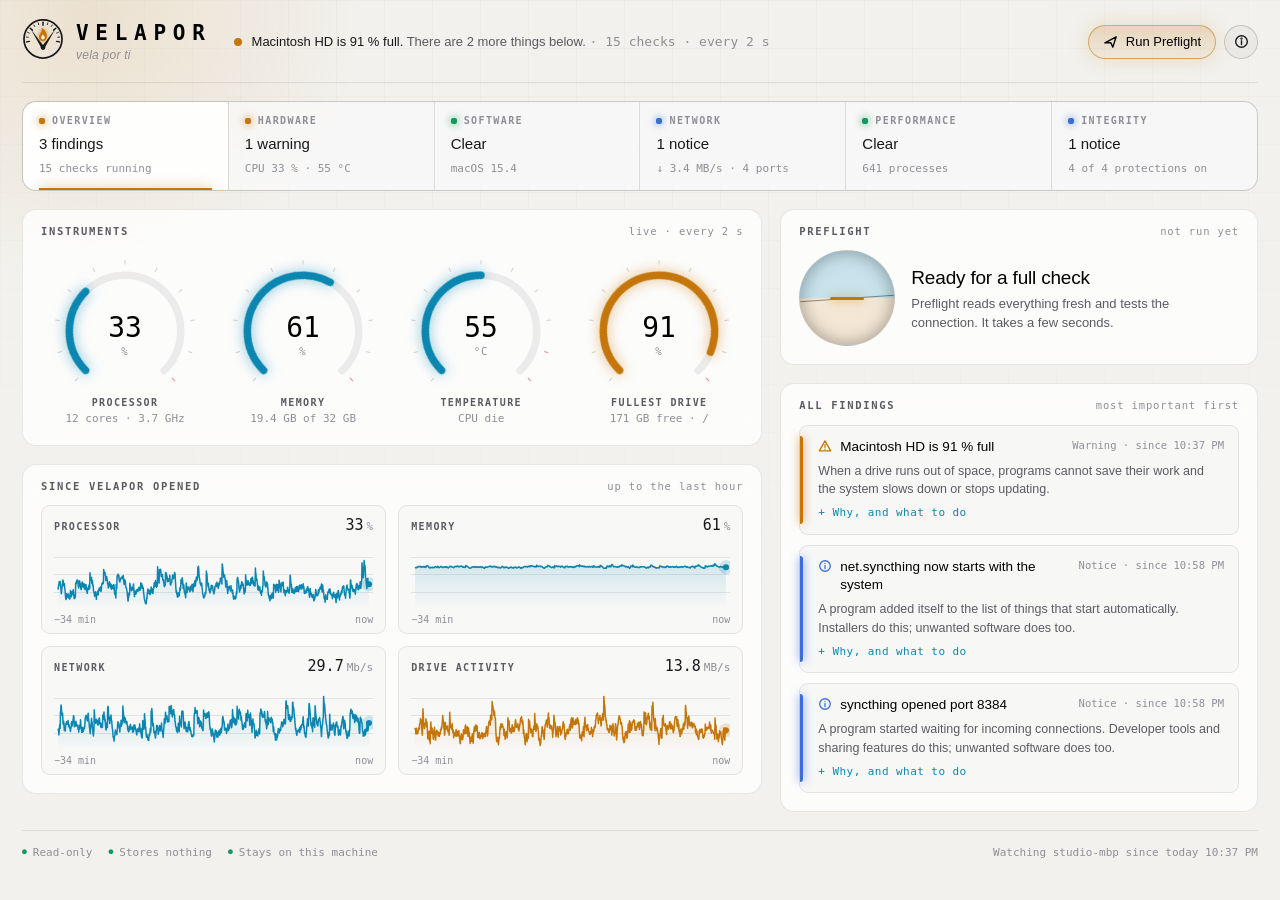
<file: ui/index.html>
<!doctype html>
<html lang="en">
<head>
  <meta charset="utf-8">
  <meta name="viewport" content="width=device-width, initial-scale=1">
  <title>Velapor</title>
  <link rel="icon" href="img/mark.svg">
  <link rel="stylesheet" href="css/tokens.css">
  <link rel="stylesheet" href="css/base.css">
  <link rel="stylesheet" href="css/cockpit.css">
  <link rel="stylesheet" href="css/overlays.css">
  <script type="module" src="js/main.js"></script>
</head>
<body>
  <div class="grid-bg" aria-hidden="true"></div>
  <div class="glow" aria-hidden="true"></div>

  <div class="wrap">
    <!-- Title bar: the mark, the verdict, Preflight and About. Dragging it moves the window. -->
    <header class="titlebar" data-tauri-drag-region>
      <div class="brand" data-tauri-drag-region>
        <span id="mark"></span>
        <div data-tauri-drag-region>
          <div class="wordmark">VELAPOR</div>
          <div class="motto">vela por ti</div>
        </div>
      </div>
      <div class="headline t-faint" id="headline" data-tauri-drag-region>
        <span class="pulse"></span>
        <span><strong class="title">Looking at your machine…</strong> <span class="detail"></span> <span class="dim mono meta"></span></span>
      </div>
      <div class="actions">
        <button class="btn primary" id="btn-preflight" type="button"><span class="ico" data-icon="preflight"></span><span class="label">Run Preflight</span></button>
        <button class="btn icon-btn" id="btn-about" type="button" title="About Velapor"><span class="ico" data-icon="info"></span></button>
      </div>
    </header>

    <!-- Tabs: the overview and the five things Velapor watches -->
    <nav class="domains" id="tabs" role="tablist" aria-label="What Velapor watches"></nav>

    <!-- ============================================================ OVERVIEW -->
    <section class="view" id="view-overview" role="tabpanel">
      <div class="panel-grid">
        <div class="col">
          <section class="card">
            <div class="eyebrow"><span>Instruments</span><span class="aside">live · every 2 s</span></div>
            <div class="gauges" data-gauges></div>
          </section>
          <section class="card">
            <div class="eyebrow"><span>Since Velapor opened</span><span class="aside">up to the last hour</span></div>
            <div class="trends" data-trends></div>
          </section>
        </div>
        <div class="col">
          <section class="card">
            <div class="eyebrow"><span>Preflight</span><span class="aside" data-preflight-when>not run yet</span></div>
            <div class="preflight">
              <div class="horizon" data-horizon aria-hidden="true"></div>
              <div data-preflight-summary></div>
            </div>
          </section>
          <section class="card">
            <div class="eyebrow"><span>All findings</span><span class="aside">most important first</span></div>
            <div class="findings" data-findings></div>
          </section>
        </div>
      </div>
    </section>

    <!-- ============================================================ HARDWARE -->
    <section class="view" id="view-hardware" role="tabpanel" hidden>
      <div class="view-head"><h2>Hardware</h2><p>What the machine is made of, what is attached to it, and how warm, full and worn its parts are.</p></div>
      <section class="card">
        <div class="eyebrow"><span>Instruments</span><span class="aside">live · every 2 s</span></div>
        <div class="gauges" data-gauges></div>
      </section>
      <div class="split">
        <section class="card">
          <div class="eyebrow"><span>This machine</span><span class="aside">what is inside</span></div>
          <dl class="kv selectable" data-machine></dl>
        </section>
        <section class="card">
          <div class="eyebrow"><span>Power</span><span class="aside">adapter and battery</span></div>
          <dl class="kv" data-power></dl>
        </section>
      </div>
      <section class="card">
        <div class="eyebrow"><span>Attached devices</span><span class="aside">USB, Bluetooth, displays and power</span></div>
        <div class="table-wrap"><table>
          <thead><tr><th>Device</th><th>Connected via</th><th>Details</th><th class="r">State</th></tr></thead>
          <tbody data-devices></tbody>
        </table></div>
      </section>
      <div class="split">
        <section class="card">
          <div class="eyebrow"><span>Drives</span><span class="aside">space and activity</span></div>
          <div class="table-wrap"><table>
            <thead><tr><th>Drive</th><th>Used</th><th class="r">Free</th><th class="r">Read</th><th class="r">Write</th></tr></thead>
            <tbody data-drives></tbody>
          </table></div>
        </section>
        <section class="card">
          <div class="eyebrow"><span>Sensors</span><span class="aside">green band is the safe range</span></div>
          <div class="table-wrap"><table>
            <thead><tr><th>Sensor</th><th class="r">Now</th><th>Range</th></tr></thead>
            <tbody data-sensors></tbody>
          </table></div>
        </section>
      </div>
      <section class="card">
        <div class="eyebrow"><span>Findings</span><span class="aside" data-checks-aside></span></div>
        <div class="findings" data-findings></div>
        <div class="checks" data-checks></div>
      </section>
    </section>

    <!-- ============================================================ SOFTWARE -->
    <section class="view" id="view-software" role="tabpanel" hidden>
      <div class="view-head"><h2>Software</h2><p>The operating system and everything that starts with it.</p></div>
      <div class="split">
        <section class="card">
          <div class="eyebrow"><span>Operating system</span><span class="aside">as it reports itself</span></div>
          <dl class="kv selectable" data-system></dl>
        </section>
        <section class="card">
          <div class="eyebrow"><span>Findings</span><span class="aside" data-checks-aside></span></div>
          <div class="findings" data-findings></div>
          <div class="checks" data-checks></div>
        </section>
      </div>
      <section class="card">
        <div class="eyebrow"><span>Startup items</span><span class="aside" data-startup-aside></span></div>
        <div class="table-wrap"><table>
          <thead><tr><th>Item</th><th>Kind</th><th>Where</th><th class="r">State</th></tr></thead>
          <tbody data-startup></tbody>
        </table></div>
      </section>
    </section>

    <!-- ============================================================ NETWORK -->
    <section class="view" id="view-network" role="tabpanel" hidden>
      <div class="view-head"><h2>Network</h2><p>How fast, who is listening, and who is talking. Velapor never looks inside your traffic.</p></div>
      <section class="card" data-speed-test>
        <div class="eyebrow"><span>Speed test</span><span class="aside">only runs when you press it</span></div>
        <div class="speed">
          <div class="speed-dial">
            <svg viewBox="0 0 200 130" aria-hidden="true">
              <path class="sd-bg" d="M20 115 A80 80 0 0 1 180 115"/>
              <path class="sd-ring" d="M20 115 A80 80 0 0 1 180 115"/>
              <text class="sd-val" x="100" y="100" text-anchor="middle">—</text>
              <text class="sd-unit" x="100" y="120" text-anchor="middle">press to measure</text>
            </svg>
            <button class="btn primary" data-run-speed type="button"><span class="ico" data-icon="speed"></span><span class="label">Run speed test</span></button>
          </div>
          <div class="speed-facts">
            <div class="sf"><span class="sf-k">Download</span><span class="sf-v" data-fact="down">—<small>Mb/s</small></span></div>
            <div class="sf"><span class="sf-k">Upload</span><span class="sf-v" data-fact="up">—<small>Mb/s</small></span></div>
            <div class="sf"><span class="sf-k">Ping</span><span class="sf-v" data-fact="ping">—<small>ms</small></span></div>
            <div class="sf"><span class="sf-k">Jitter</span><span class="sf-v" data-fact="jitter">—<small>ms</small></span></div>
            <p class="speed-note" data-speed-note>Measured against Cloudflare's speed test. Only test data travels; nothing about your machine.</p>
          </div>
        </div>
        <div class="table-wrap" data-speed-history hidden><table>
          <thead><tr><th>When</th><th class="r">Down</th><th class="r">Up</th><th class="r">Ping</th><th class="r">Jitter</th></tr></thead>
          <tbody></tbody>
        </table></div>
      </section>
      <section class="card">
        <div class="eyebrow"><span>Traffic</span><span class="aside">all interfaces</span></div>
        <div class="trends" data-trends></div>
      </section>
      <div class="split">
        <section class="card">
          <div class="eyebrow"><span>Listening ports</span><span class="aside">and who owns them</span></div>
          <div class="table-wrap"><table>
            <thead><tr><th>Port</th><th>Proto</th><th>Process</th><th>Bound to</th><th class="r">Reach</th></tr></thead>
            <tbody data-ports></tbody>
          </table></div>
        </section>
        <section class="card">
          <div class="eyebrow"><span>Interfaces</span><span class="aside">with an address</span></div>
          <div class="table-wrap"><table>
            <thead><tr><th>Name</th><th>Address</th><th class="r">In</th><th class="r">Out</th></tr></thead>
            <tbody data-interfaces></tbody>
          </table></div>
        </section>
      </div>
      <div class="split">
        <section class="card">
          <div class="eyebrow"><span>Busiest connections</span><span class="aside" data-connections-aside></span></div>
          <div class="table-wrap"><table>
            <thead><tr><th>Process</th><th class="r">Open</th><th>Talking to</th></tr></thead>
            <tbody data-connections></tbody>
          </table></div>
        </section>
        <section class="card">
          <div class="eyebrow"><span>Findings</span><span class="aside" data-checks-aside></span></div>
          <div class="findings" data-findings></div>
          <div class="checks" data-checks></div>
        </section>
      </div>
    </section>

    <!-- ============================================================ PERFORMANCE -->
    <section class="view" id="view-performance" role="tabpanel" hidden>
      <div class="view-head"><h2>Performance</h2><p>What keeps the machine busy right now, and whether it has been busy for a while.</p></div>
      <section class="card">
        <div class="eyebrow"><span>Since Velapor opened</span><span class="aside" data-load-aside></span></div>
        <div class="trends" data-trends></div>
      </section>
      <div class="split">
        <section class="card">
          <div class="eyebrow"><span>Busiest processes</span><span class="aside">by processor</span></div>
          <div class="table-wrap"><table>
            <thead><tr><th>Process</th><th>CPU</th><th class="r">Memory</th><th class="r">Disk</th><th class="r">Running</th></tr></thead>
            <tbody data-by-cpu></tbody>
          </table></div>
        </section>
        <section class="card">
          <div class="eyebrow"><span>Largest processes</span><span class="aside">by memory</span></div>
          <div class="table-wrap"><table>
            <thead><tr><th>Process</th><th>Memory</th><th class="r">CPU</th><th class="r">Running</th></tr></thead>
            <tbody data-by-memory></tbody>
          </table></div>
        </section>
      </div>
      <section class="card">
        <div class="eyebrow"><span>Findings</span><span class="aside" data-checks-aside></span></div>
        <div class="findings" data-findings></div>
        <div class="checks" data-checks></div>
      </section>
    </section>

    <!-- ============================================================ INTEGRITY -->
    <section class="view" id="view-integrity" role="tabpanel" hidden>
      <div class="view-head"><h2>Integrity</h2><p>Security settings, and the parts of the system that should stay still. "Changed" means changed since Velapor opened.</p></div>
      <section class="card">
        <div class="eyebrow"><span>Security settings</span><span class="aside">read every five minutes</span></div>
        <div class="posture" data-posture></div>
      </section>
      <div class="split">
        <section class="card">
          <div class="eyebrow"><span>Watched since opening</span><span class="aside" data-baseline-aside></span></div>
          <div class="table-wrap"><table>
            <thead><tr><th>What</th><th>Now</th><th class="r">State</th></tr></thead>
            <tbody data-baselines></tbody>
          </table></div>
        </section>
        <section class="card">
          <div class="eyebrow"><span>Findings</span><span class="aside" data-checks-aside></span></div>
          <div class="findings" data-findings></div>
          <div class="checks" data-checks></div>
        </section>
      </div>
    </section>

    <footer class="footer">
      <div class="principles"><span>Read-only</span><span>Stores nothing</span><span>Stays on this machine</span></div>
      <div data-watching></div>
    </footer>
  </div>

  <!-- Overlays -->
  <div class="scrim" id="scrim"></div>
  <aside class="sheet" id="preflight-sheet" aria-hidden="true"></aside>
  <aside class="sheet" id="about-sheet" aria-hidden="true"></aside>
  <div class="toast" id="toast" role="status"></div>
</body>
</html>
</file>
<file: ui/css/tokens.css>
/* Colours, type and spacing. Dark by default; light when the system is light.
   Velapor's light is the candle (warm amber, the brand); data is drawn in cold
   "instrument glass" blue. Severity colours always travel with an icon and a word. */

:root {
  --bg: #121315;
  --panel: rgb(24 25 29 / 0.86);
  --panel-hi: rgb(31 32 37 / 0.94);
  --sheet: #18191d;
  --ink: 255 255 255;
  --line: rgb(255 255 255 / 0.07);
  --line-strong: rgb(255 255 255 / 0.14);
  --text: #eceae6;
  --text-strong: #ffffff;
  --text-dim: #9b9aa1;
  --text-faint: #6d6c74;

  --flame: #ffb24a;    --flame-rgb: 255 178 74;
  --glass: #7fd8ff;    --glass-rgb: 127 216 255;

  --clear: #43d998;    --clear-rgb: 67 217 152;
  --notice: #7fa8ff;   --notice-rgb: 127 168 255;
  --warning: #ffb24a;  --warning-rgb: 255 178 74;
  --critical: #ff5f6d; --critical-rgb: 255 95 109;

  --sans: -apple-system, BlinkMacSystemFont, "SF Pro Display", "Segoe UI Variable", "Segoe UI", Ubuntu, Cantarell, sans-serif;
  --mono: ui-monospace, "SF Mono", "JetBrains Mono", "Cascadia Mono", Menlo, Consolas, monospace;
  --radius: 14px;
  --radius-sm: 9px;
  --ease: cubic-bezier(0.22, 1, 0.36, 1);
  color-scheme: dark;
}

:root[data-theme="light"] {
  --bg: #f2f1ed;
  --panel: rgb(255 255 255 / 0.78);
  --panel-hi: rgb(255 255 255 / 0.96);
  --sheet: #fbfaf7;
  --ink: 20 20 24;
  --line: rgb(20 20 24 / 0.09);
  --line-strong: rgb(20 20 24 / 0.17);
  --text: #18181b;
  --text-strong: #000000;
  --text-dim: #5b5a61;
  --text-faint: #8f8e96;
  --flame: #c4760a;    --flame-rgb: 196 118 10;
  --glass: #0a86b0;    --glass-rgb: 10 134 176;
  --clear: #12995f;    --clear-rgb: 18 153 95;
  --notice: #3a6fd8;   --notice-rgb: 58 111 216;
  --warning: #c4760a;  --warning-rgb: 196 118 10;
  --critical: #d6334a; --critical-rgb: 214 51 74;
  color-scheme: light;
}

/* Severity tones: put one of these on an element and use var(--tone) inside it */
.t-clear    { --tone: var(--clear);    --tone-rgb: var(--clear-rgb); }
.t-notice   { --tone: var(--notice);   --tone-rgb: var(--notice-rgb); }
.t-warning  { --tone: var(--warning);  --tone-rgb: var(--warning-rgb); }
.t-critical { --tone: var(--critical); --tone-rgb: var(--critical-rgb); }
.t-glass    { --tone: var(--glass);    --tone-rgb: var(--glass-rgb); }
.t-faint    { --tone: var(--text-faint); --tone-rgb: var(--ink); }
</file>
<file: ui/css/base.css>
/* The page itself: backdrop, title bar, buttons and the small type styles used everywhere. */

*, *::before, *::after { box-sizing: border-box; }
html, body { margin: 0; min-height: 100%; }
body {
  background: var(--bg);
  color: var(--text);
  font: 13px/1.45 var(--sans);
  -webkit-font-smoothing: antialiased;
  overflow-x: hidden;
  cursor: default;
  user-select: none;
  -webkit-user-select: none;
}
button { font: inherit; color: inherit; cursor: pointer; }
button:disabled { cursor: default; opacity: 0.6; }
button:focus-visible, summary:focus-visible { outline: 2px solid rgb(var(--glass-rgb) / 0.7); outline-offset: 2px; }
[hidden] { display: none !important; }
.mono { font-family: var(--mono); }
.num { font-variant-numeric: tabular-nums; }
.dim { color: var(--text-faint); }
.selectable { user-select: text; -webkit-user-select: text; cursor: text; }

/* Backdrop: a faint instrument grid and the candle's glow in the corner */
.grid-bg {
  position: fixed; inset: 0; z-index: 0; pointer-events: none;
  background-image:
    linear-gradient(rgb(var(--ink) / 0.022) 1px, transparent 1px),
    linear-gradient(90deg, rgb(var(--ink) / 0.022) 1px, transparent 1px);
  background-size: 48px 48px;
  mask-image: radial-gradient(ellipse 90% 70% at 50% 0%, #000 30%, transparent 100%);
}
.glow {
  position: fixed; z-index: 0; pointer-events: none;
  width: 620px; height: 620px; left: -220px; top: -300px;
  background: radial-gradient(circle, rgb(var(--flame-rgb) / 0.13), transparent 62%);
  animation: breathe 7s ease-in-out infinite;
}
@keyframes breathe { 50% { opacity: 0.65; transform: scale(0.96); } }

.wrap {
  position: relative; z-index: 1;
  max-width: 1320px; margin: 0 auto;
  padding: 0 22px 34px;
  display: grid; gap: 18px;
}

/* Title bar: mark, verdict, actions. The whole bar moves the window. */
.titlebar {
  display: flex; flex-wrap: wrap; align-items: center; gap: 14px 22px;
  padding: 18px 0 16px;
  border-bottom: 1px solid var(--line);
}
.mac .titlebar { padding-left: 72px; }
.brand { display: flex; align-items: center; gap: 12px; }
.mark { width: 42px; height: 42px; flex: none; color: var(--text); overflow: visible; }
.mark .flame { transform-origin: 32px 34px; animation: flicker 3.2s ease-in-out infinite; filter: drop-shadow(0 0 3px rgb(var(--flame-rgb) / 0.7)); }
@keyframes flicker { 30% { transform: scaleY(1.06) rotate(-2deg); } 60% { transform: scaleY(0.95) rotate(1.5deg); } }
.wordmark { font: 600 21px/1 var(--mono); letter-spacing: 0.32em; color: var(--text-strong); }
.motto { font: italic 12px/1 var(--sans); color: var(--text-faint); margin-top: 5px; letter-spacing: 0.02em; }

.headline { flex: 1; min-width: 240px; display: flex; align-items: center; gap: 10px; color: var(--text-dim); }
.headline strong { color: var(--text); font-weight: 500; }
.pulse { width: 8px; height: 8px; border-radius: 50%; flex: none; background: var(--tone); animation: pulse 2.4s var(--ease) infinite; }
@keyframes pulse {
  0% { box-shadow: 0 0 0 0 color-mix(in srgb, var(--tone) 60%, transparent); }
  70%, 100% { box-shadow: 0 0 0 10px transparent; }
}

.actions { display: flex; align-items: center; gap: 8px; }
.btn {
  display: inline-flex; align-items: center; gap: 8px; height: 34px; padding: 0 14px;
  border-radius: 999px; border: 1px solid var(--line-strong); background: rgb(var(--ink) / 0.03);
  transition: background 0.2s, border-color 0.2s;
  white-space: nowrap;
}
.btn:hover:not(:disabled) { background: rgb(var(--ink) / 0.07); }
.btn.primary {
  border-color: rgb(var(--flame-rgb) / 0.55);
  background: linear-gradient(180deg, rgb(var(--flame-rgb) / 0.22), rgb(var(--flame-rgb) / 0.08));
  color: var(--text-strong);
  box-shadow: 0 0 22px rgb(var(--flame-rgb) / 0.18);
}
.btn.primary:hover:not(:disabled) { background: rgb(var(--flame-rgb) / 0.28); }
.btn svg { width: 15px; height: 15px; }
.icon-btn { width: 34px; padding: 0; justify-content: center; }

.eyebrow {
  font: 600 10.5px/1 var(--mono); letter-spacing: 0.16em; text-transform: uppercase;
  color: var(--text-dim); display: flex; align-items: center; justify-content: space-between; gap: 10px;
}
.eyebrow .aside { color: var(--text-faint); letter-spacing: 0.08em; font-weight: 500; text-transform: none; }

/* Footer: the principles, visible */
.footer { display: flex; flex-wrap: wrap; gap: 8px 18px; align-items: center; justify-content: space-between; color: var(--text-faint); font: 11px/1.4 var(--mono); border-top: 1px solid var(--line); padding-top: 14px; }
.footer .principles { display: flex; flex-wrap: wrap; gap: 6px 16px; }
.footer .principles span::before { content: "●"; color: var(--clear); margin-right: 6px; font-size: 8px; vertical-align: 2px; }

@media (prefers-reduced-motion: reduce) {
  *, *::before, *::after { animation-duration: 0.001ms !important; transition-duration: 0.001ms !important; }
}
</file>
<file: ui/css/cockpit.css>
/* The instrument panel: tab strip, cards, gauges, trends, tables, findings and the speed dial. */

/* ---------------------------------------------------------------- tab strip */
.domains {
  display: grid; grid-template-columns: repeat(6, minmax(0, 1fr)); gap: 1px;
  border: 1px solid var(--line); border-radius: var(--radius); overflow: hidden; background: var(--line);
}
.domain {
  position: relative; display: grid; gap: 7px; padding: 14px 16px;
  border: 0; background: var(--panel); text-align: left; transition: background 0.25s var(--ease);
}
.domain:hover, .domain.on { background: var(--panel-hi); }
.domain.on::after {
  content: ""; position: absolute; left: 16px; right: 16px; bottom: 0; height: 2px;
  background: var(--tone); box-shadow: 0 0 12px var(--tone);
}
.domain .label { font: 600 10px/1 var(--mono); letter-spacing: 0.14em; text-transform: uppercase; color: var(--text-faint); display: flex; align-items: center; gap: 7px; }
.domain .label i { width: 6px; height: 6px; border-radius: 2px; background: var(--tone); box-shadow: 0 0 8px var(--tone); }
.domain .state { font-size: 15px; color: var(--text); font-weight: 500; }
.domain .meta { font: 11px/1.3 var(--mono); color: var(--text-faint); white-space: nowrap; overflow: hidden; text-overflow: ellipsis; }

/* ---------------------------------------------------------------- layout */
.view { display: grid; gap: 18px; animation: view-in 0.35s var(--ease); }
@keyframes view-in { from { opacity: 0.4; transform: translateY(4px); } }
.view-head { display: flex; flex-wrap: wrap; align-items: baseline; justify-content: space-between; gap: 6px 16px; padding: 2px 2px 0; }
.view-head h2 { margin: 0; font-size: 20px; font-weight: 500; color: var(--text-strong); letter-spacing: -0.01em; }
.view-head p { margin: 0; color: var(--text-dim); max-width: 64ch; }
.panel-grid { display: grid; grid-template-columns: minmax(0, 1.55fr) minmax(0, 1fr); gap: 18px; align-items: start; }
.split { display: grid; grid-template-columns: repeat(2, minmax(0, 1fr)); gap: 18px; align-items: start; }
.col { display: grid; gap: 18px; min-width: 0; }
.card {
  background: var(--panel); border: 1px solid var(--line); border-radius: var(--radius);
  padding: 16px 18px 18px; display: grid; gap: 14px; min-width: 0;
  backdrop-filter: blur(14px); -webkit-backdrop-filter: blur(14px);
}
.empty-note { color: var(--text-faint); font-size: 12.5px; padding: 4px 0; margin: 0; }

/* ---------------------------------------------------------------- gauges */
.gauges { display: grid; grid-template-columns: repeat(4, minmax(0, 1fr)); gap: 10px; }
.gauge { display: grid; justify-items: center; gap: 4px; padding: 6px 0 2px; text-align: center; }
.gauge svg { width: 100%; max-width: 150px; height: auto; overflow: visible; }
.gauge .ring-bg { fill: none; stroke: rgb(var(--ink) / 0.07); stroke-width: 7; stroke-linecap: round; }
.gauge .ring { fill: none; stroke: var(--tone); stroke-width: 7; stroke-linecap: round; transition: stroke-dashoffset 1.1s var(--ease), stroke 0.4s; filter: drop-shadow(0 0 6px color-mix(in srgb, var(--tone) 55%, transparent)); }
.gauge .tick { stroke: rgb(var(--ink) / 0.18); stroke-width: 1; }
.gauge .tick.red { stroke: rgb(var(--critical-rgb) / 0.55); }
.gauge .val { font: 300 26px var(--mono); fill: var(--text-strong); font-variant-numeric: tabular-nums; }
.gauge .unit { font: 500 10px var(--mono); fill: var(--text-faint); letter-spacing: 0.08em; }
.gauge .name { font: 600 10px/1 var(--mono); letter-spacing: 0.14em; text-transform: uppercase; color: var(--text-dim); }
.gauge .sub { font: 11px/1.2 var(--mono); color: var(--text-faint); }

/* ---------------------------------------------------------------- trends */
.trends { display: grid; grid-template-columns: repeat(2, minmax(0, 1fr)); gap: 12px; }
.trend { border: 1px solid var(--line); border-radius: var(--radius-sm); padding: 12px 12px 8px; display: grid; gap: 6px; background: rgb(var(--ink) / 0.015); min-width: 0; }
.trend header { display: flex; justify-content: space-between; align-items: baseline; gap: 8px; }
.trend .t-name { font: 600 10px/1 var(--mono); letter-spacing: 0.14em; text-transform: uppercase; color: var(--text-dim); }
.trend .t-now { font: 400 15px/1 var(--mono); color: var(--text); font-variant-numeric: tabular-nums; }
.trend .t-now small { color: var(--text-faint); font-size: 11px; margin-left: 3px; }
.trend canvas { width: 100%; height: 70px; display: block; }
.trend .t-foot { display: flex; justify-content: space-between; font: 10px/1 var(--mono); color: var(--text-faint); }

/* ---------------------------------------------------------------- tables */
.table-wrap { overflow-x: auto; }
table { width: 100%; border-collapse: collapse; font-size: 12.5px; }
th { font: 600 9.5px/1 var(--mono); letter-spacing: 0.14em; text-transform: uppercase; color: var(--text-faint); text-align: left; padding: 0 10px 9px 0; white-space: nowrap; }
td { padding: 8px 10px 8px 0; border-top: 1px solid var(--line); white-space: nowrap; }
td.breaks { white-space: normal; overflow-wrap: anywhere; min-width: 140px; }
td.r, th.r { text-align: right; }
td .bar { display: inline-block; width: 64px; height: 4px; border-radius: 2px; background: rgb(var(--ink) / 0.07); vertical-align: middle; margin-right: 8px; overflow: hidden; }
td .bar i { display: block; height: 100%; background: var(--tone, var(--glass)); border-radius: 2px; }
.proc { color: var(--text); }
.tag { font: 600 9.5px/1 var(--mono); letter-spacing: 0.06em; padding: 3px 6px; border-radius: 5px; border: 1px solid var(--line-strong); color: var(--text-dim); }
.tag.glass { color: var(--glass); border-color: rgb(var(--glass-rgb) / 0.35); }
.tag.new { color: var(--warning); border-color: rgb(var(--warning-rgb) / 0.4); }

/* Key and value lists */
.kv { display: grid; grid-template-columns: auto minmax(0, 1fr); gap: 0 16px; margin: 0; }
.kv dt, .kv dd { padding: 8px 0; border-top: 1px solid var(--line); margin: 0; }
.kv dt:first-of-type, .kv dd:first-of-type { border-top: 0; padding-top: 0; }
.kv dt { font: 600 9.5px/1.9 var(--mono); letter-spacing: 0.12em; text-transform: uppercase; color: var(--text-faint); white-space: nowrap; }
.kv dd { color: var(--text); text-align: right; font-variant-numeric: tabular-nums; overflow-wrap: anywhere; }

/* A reading inside its range: the band is safe, the dot is now */
.range { position: relative; display: inline-block; width: 90px; height: 6px; border-radius: 3px; background: rgb(var(--ink) / 0.06); vertical-align: middle; }
.range .band { position: absolute; top: 0; bottom: 0; left: 0; border-radius: 3px; background: rgb(var(--clear-rgb) / 0.22); }
.range .now { position: absolute; top: -2px; width: 10px; height: 10px; margin-left: -5px; border-radius: 50%; background: var(--tone, var(--glass)); box-shadow: 0 0 8px var(--tone, var(--glass)); }

/* Status words with their dot */
.status { display: inline-flex; align-items: center; gap: 6px; font: 500 11.5px/1 var(--mono); color: var(--tone); }
.status::before { content: ""; width: 7px; height: 7px; border-radius: 50%; background: var(--tone); box-shadow: 0 0 6px var(--tone); }

/* Security posture */
.posture { display: grid; grid-template-columns: repeat(auto-fill, minmax(170px, 1fr)); gap: 8px; }
.posture div { display: grid; gap: 5px; padding: 10px 12px; border: 1px solid var(--line); border-radius: var(--radius-sm); background: rgb(var(--ink) / 0.02); }
.posture b { font-weight: 500; color: var(--text); }
.posture small { color: var(--text-faint); font-size: 11.5px; }

/* The list of checks on each tab */
.checks { display: grid; grid-template-columns: repeat(auto-fill, minmax(210px, 1fr)); gap: 6px 14px; }
.checks .status { color: var(--text-dim); }
.checks .status::before { background: var(--tone); }

/* ---------------------------------------------------------------- findings */
.findings { display: grid; gap: 10px; }
.finding {
  position: relative; border: 1px solid var(--line); border-radius: var(--radius-sm);
  background: rgb(var(--ink) / 0.02); padding: 12px 14px 12px 18px; display: grid; gap: 6px;
}
.finding::before { content: ""; position: absolute; left: 0; top: 10px; bottom: 10px; width: 3px; border-radius: 0 3px 3px 0; background: var(--tone); box-shadow: 0 0 10px var(--tone); }
.finding .f-head { display: flex; align-items: flex-start; justify-content: space-between; gap: 10px; }
.finding h3 { margin: 0; font-size: 13.5px; font-weight: 500; color: var(--text-strong); line-height: 1.35; display: flex; gap: 8px; align-items: flex-start; }
.finding h3 .sev { color: var(--tone); flex: none; margin-top: 1px; }
.finding h3 .sev svg { width: 14px; height: 14px; display: block; }
.finding .when { font: 10.5px/1.4 var(--mono); color: var(--text-faint); white-space: nowrap; }
.finding p { margin: 0; color: var(--text-dim); font-size: 12.5px; }
.finding details { font-size: 12.5px; }
.finding summary { cursor: pointer; color: var(--glass); font: 500 11px/1.6 var(--mono); letter-spacing: 0.04em; list-style: none; width: max-content; }
.finding summary::-webkit-details-marker { display: none; }
.finding summary::before { content: "+ "; }
.finding details[open] summary::before { content: "− "; }
.finding dl { display: grid; grid-template-columns: auto minmax(0, 1fr); gap: 6px 12px; margin: 8px 0 0; }
.finding dt { font: 600 9.5px/1.7 var(--mono); letter-spacing: 0.12em; text-transform: uppercase; color: var(--text-faint); }
.finding dd { margin: 0; color: var(--text); }
.evidence { display: grid; grid-template-columns: auto minmax(0, 1fr); gap: 2px 12px; font: 11.5px/1.5 var(--mono); color: var(--text-dim); background: rgb(var(--ink) / 0.035); border-radius: 6px; padding: 6px 8px; }
.evidence span:nth-child(odd) { color: var(--text-faint); }
.evidence span:nth-child(even) { overflow-wrap: anywhere; }

/* ---------------------------------------------------------------- preflight card */
.preflight { display: grid; grid-template-columns: auto minmax(0, 1fr); gap: 16px; align-items: center; }
.horizon {
  width: 96px; height: 96px; border-radius: 50%; position: relative; overflow: hidden;
  border: 1px solid var(--line-strong);
  background: linear-gradient(180deg, rgb(var(--glass-rgb) / 0.22) 0 50%, rgb(var(--flame-rgb) / 0.16) 50% 100%);
  box-shadow: inset 0 0 18px rgb(0 0 0 / 0.35);
}
.horizon::before { content: ""; position: absolute; left: 0; right: 0; top: 50%; height: 1px; background: rgb(var(--ink) / 0.45); transform: rotate(var(--bank, -4deg)); transition: transform 0.6s var(--ease); }
.horizon::after { content: ""; position: absolute; left: 30px; right: 30px; top: calc(50% - 1px); height: 3px; border-radius: 2px; background: var(--flame); box-shadow: 0 0 10px rgb(var(--flame-rgb) / 0.6); }
.horizon.busy::before { animation: bank 0.9s ease-in-out infinite alternate; }
@keyframes bank { from { transform: rotate(-14deg); } to { transform: rotate(12deg); } }
.verdict { font-size: 19px; font-weight: 500; color: var(--text-strong); letter-spacing: -0.01em; }
.verdict-sub { color: var(--text-dim); margin-top: 3px; }
.counts { display: flex; flex-wrap: wrap; gap: 6px; margin-top: 10px; }
.chip { display: inline-flex; align-items: center; gap: 6px; font: 500 11px/1 var(--mono); padding: 5px 8px; border-radius: 999px; border: 1px solid rgb(var(--tone-rgb) / 0.35); color: var(--tone); background: rgb(var(--tone-rgb) / 0.08); }
.chip svg { width: 11px; height: 11px; }

/* ---------------------------------------------------------------- speed test */
.speed { display: grid; grid-template-columns: minmax(0, 260px) minmax(0, 1fr); gap: 20px; align-items: center; }
.speed-dial { display: grid; justify-items: center; gap: 10px; }
.speed-dial > svg { width: 100%; max-width: 240px; height: auto; overflow: visible; }
.sd-bg { fill: none; stroke: rgb(var(--ink) / 0.07); stroke-width: 10; stroke-linecap: round; }
.sd-ring { fill: none; stroke: var(--flame); stroke-width: 10; stroke-linecap: round; stroke-dasharray: 251.3; stroke-dashoffset: 251.3; filter: drop-shadow(0 0 8px rgb(var(--flame-rgb) / 0.5)); transition: stroke-dashoffset 0.25s linear; }
.sd-val { font: 300 34px var(--mono); fill: var(--text-strong); font-variant-numeric: tabular-nums; }
.sd-unit { font: 500 10.5px var(--mono); fill: var(--text-faint); letter-spacing: 0.08em; }
.speed-facts { display: grid; grid-template-columns: repeat(4, minmax(0, 1fr)); gap: 10px; }
.sf { display: grid; gap: 6px; padding: 12px; border: 1px solid var(--line); border-radius: var(--radius-sm); background: rgb(var(--ink) / 0.02); }
.sf-k { font: 600 9.5px/1 var(--mono); letter-spacing: 0.14em; text-transform: uppercase; color: var(--text-faint); }
.sf-v { font: 300 22px/1 var(--mono); color: var(--text); font-variant-numeric: tabular-nums; }
.sf-v small { font-size: 11px; color: var(--text-faint); margin-left: 4px; }
.speed-note { grid-column: 1 / -1; margin: 0; color: var(--text-dim); font-size: 12.5px; }

/* ---------------------------------------------------------------- narrow windows */
@media (max-width: 1080px) {
  .panel-grid { grid-template-columns: minmax(0, 1fr); }
  .domains { grid-template-columns: repeat(3, minmax(0, 1fr)); }
}
@media (max-width: 860px) {
  .split, .speed { grid-template-columns: minmax(0, 1fr); }
  .speed-facts { grid-template-columns: repeat(2, minmax(0, 1fr)); }
  .gauges { grid-template-columns: repeat(2, minmax(0, 1fr)); }
  .trends { grid-template-columns: minmax(0, 1fr); }
}
</file>
<file: ui/css/overlays.css>
/* Things that slide over the panel: sheets (Preflight, About), the scrim and toasts. */

.scrim { position: fixed; inset: 0; z-index: 20; background: rgb(0 0 0 / 0.38); opacity: 0; pointer-events: none; transition: opacity 0.3s var(--ease); }
.scrim.on { opacity: 1; pointer-events: auto; }

.sheet {
  position: fixed; z-index: 30; top: 0; right: 0; bottom: 0; width: min(520px, 100vw);
  background: var(--sheet); border-left: 1px solid var(--line-strong);
  box-shadow: -30px 0 60px rgb(0 0 0 / 0.35);
  transform: translateX(calc(100% + 120px)); transition: transform 0.42s var(--ease);
  display: grid; grid-template-rows: auto minmax(0, 1fr);
}
.sheet.open { transform: none; }
.sheet > header { display: flex; align-items: center; justify-content: space-between; gap: 12px; padding: 22px 22px 14px; border-bottom: 1px solid var(--line); }
.sheet .scroll { overflow-y: auto; padding: 18px 22px 28px; display: grid; gap: 18px; align-content: start; }

/* Preflight sheet */
.pf-list { display: grid; gap: 0; }
.pf-row { display: grid; grid-template-columns: 18px minmax(0, 1fr) auto; gap: 10px; align-items: center; padding: 8px 0; border-top: 1px solid var(--line); opacity: 0; transform: translateY(3px); animation: pf-in 0.35s var(--ease) forwards; }
.pf-row:first-child { border-top: 0; }
.pf-row .sev { color: var(--tone); }
.pf-row .sev svg { width: 14px; height: 14px; display: block; }
.pf-row .what small { display: block; color: var(--text-faint); font: 10.5px/1.4 var(--mono); letter-spacing: 0.08em; text-transform: uppercase; }
.pf-row .word { font: 500 11px/1 var(--mono); color: var(--tone); }
@keyframes pf-in { to { opacity: 1; transform: none; } }

/* About sheet */
.about { display: grid; justify-items: center; text-align: center; gap: 10px; padding-top: 12px; }
.about .mark { width: 96px; height: 96px; }
.about h2 { margin: 6px 0 0; font: 600 24px/1 var(--mono); letter-spacing: 0.32em; color: var(--text-strong); }
.about .version { font: 12px/1 var(--mono); color: var(--text-faint); }
.about p { margin: 6px 0; color: var(--text-dim); max-width: 38ch; }
.about .links { display: flex; flex-wrap: wrap; justify-content: center; gap: 8px; margin-top: 6px; }
.about .legal { font: 11px/1.4 var(--mono); color: var(--text-faint); }
.about .promise { display: grid; gap: 6px; text-align: left; margin: 10px 0 0; padding: 12px 14px; border: 1px solid var(--line); border-radius: var(--radius-sm); color: var(--text-dim); font-size: 12.5px; }
.about .promise b { color: var(--text); font-weight: 500; }

/* Toast */
.toast { position: fixed; z-index: 40; left: 50%; bottom: 22px; transform: translate(-50%, 20px); opacity: 0; pointer-events: none;
  max-width: min(520px, calc(100vw - 32px)); padding: 10px 14px; border-radius: 10px; background: var(--sheet); border: 1px solid var(--line-strong);
  box-shadow: 0 14px 40px rgb(0 0 0 / 0.35); transition: opacity 0.3s, transform 0.3s var(--ease); }
.toast.on { opacity: 1; transform: translate(-50%, 0); }
.toast.error { border-color: rgb(var(--critical-rgb) / 0.5); }
</file>
